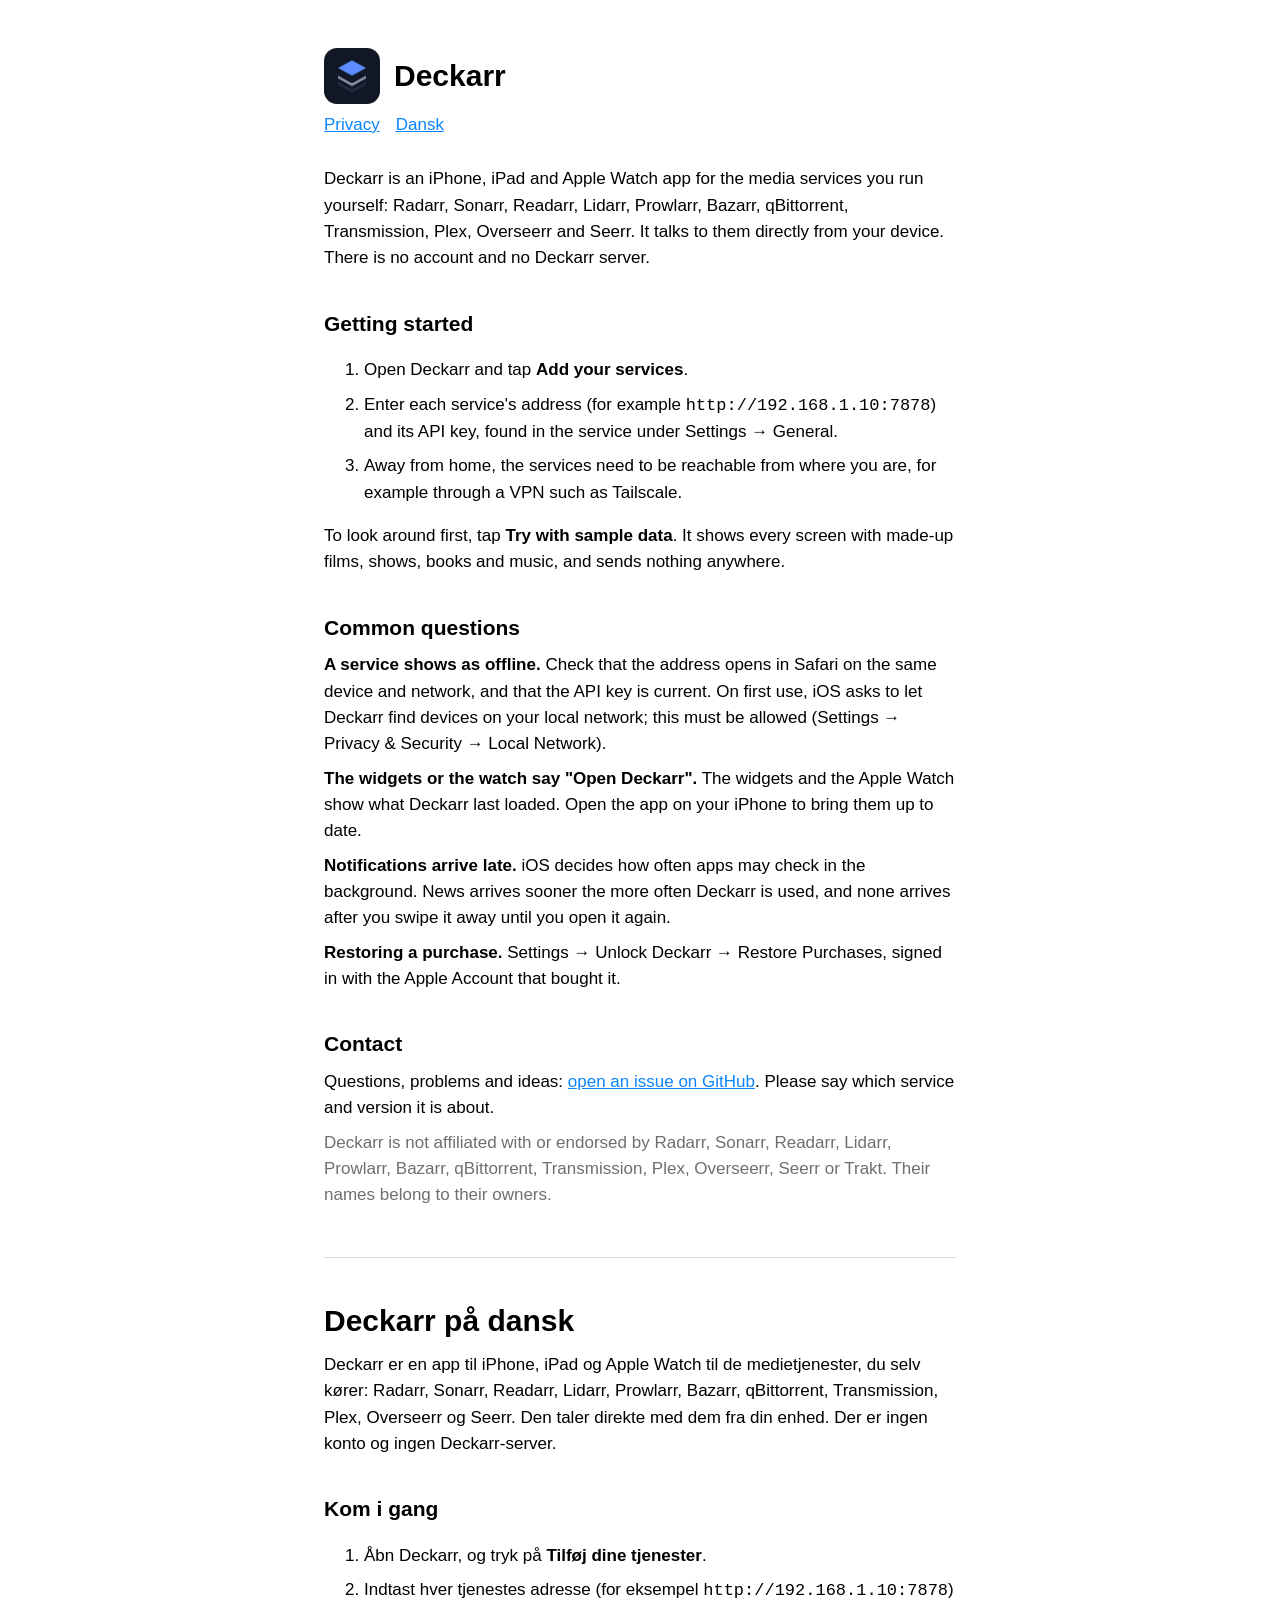
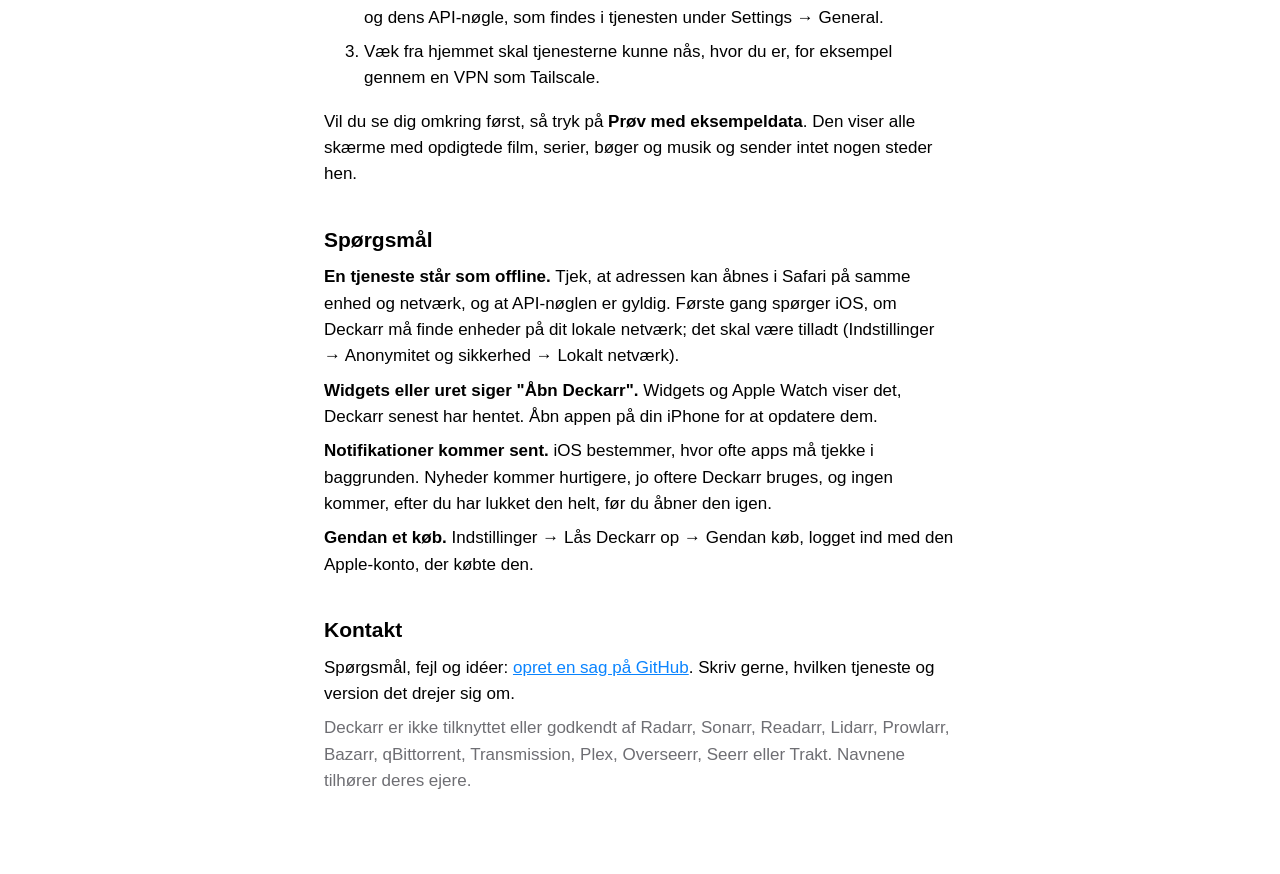
<file: index.html>
<!doctype html>
<html lang="en">
<head>
<meta charset="utf-8">
<meta name="viewport" content="width=device-width, initial-scale=1">
<title>Deckarr – Support</title>
<link rel="stylesheet" href="style.css">
</head>
<body>
<main>
<header><img src="icon.png" alt=""><h1>Deckarr</h1></header>
<nav><a href="privacy.html">Privacy</a><a href="#dansk">Dansk</a></nav>

<p>Deckarr is an iPhone, iPad and Apple Watch app for the media services you run yourself: Radarr, Sonarr, Readarr, Lidarr, Prowlarr, Bazarr, qBittorrent, Transmission, Plex, Overseerr and Seerr. It talks to them directly from your device. There is no account and no Deckarr server.</p>

<h2>Getting started</h2>
<ol>
<li>Open Deckarr and tap <b>Add your services</b>.</li>
<li>Enter each service's address (for example <code>http://192.168.1.10:7878</code>) and its API key, found in the service under Settings → General.</li>
<li>Away from home, the services need to be reachable from where you are, for example through a VPN such as Tailscale.</li>
</ol>
<p>To look around first, tap <b>Try with sample data</b>. It shows every screen with made-up films, shows, books and music, and sends nothing anywhere.</p>

<h2>Common questions</h2>
<p><b>A service shows as offline.</b> Check that the address opens in Safari on the same device and network, and that the API key is current. On first use, iOS asks to let Deckarr find devices on your local network; this must be allowed (Settings → Privacy &amp; Security → Local Network).</p>
<p><b>The widgets or the watch say "Open Deckarr".</b> The widgets and the Apple Watch show what Deckarr last loaded. Open the app on your iPhone to bring them up to date.</p>
<p><b>Notifications arrive late.</b> iOS decides how often apps may check in the background. News arrives sooner the more often Deckarr is used, and none arrives after you swipe it away until you open it again.</p>
<p><b>Restoring a purchase.</b> Settings → Unlock Deckarr → Restore Purchases, signed in with the Apple Account that bought it.</p>

<h2>Contact</h2>
<p>Questions, problems and ideas: <a href="https://github.com/mokk/deckarr-support/issues">open an issue on GitHub</a>. Please say which service and version it is about.</p>

<p class="muted">Deckarr is not affiliated with or endorsed by Radarr, Sonarr, Readarr, Lidarr, Prowlarr, Bazarr, qBittorrent, Transmission, Plex, Overseerr, Seerr or Trakt. Their names belong to their owners.</p>

<hr>
<h1 id="dansk" style="margin-top:40px">Deckarr på dansk</h1>
<p>Deckarr er en app til iPhone, iPad og Apple Watch til de medietjenester, du selv kører: Radarr, Sonarr, Readarr, Lidarr, Prowlarr, Bazarr, qBittorrent, Transmission, Plex, Overseerr og Seerr. Den taler direkte med dem fra din enhed. Der er ingen konto og ingen Deckarr-server.</p>

<h2>Kom i gang</h2>
<ol>
<li>Åbn Deckarr, og tryk på <b>Tilføj dine tjenester</b>.</li>
<li>Indtast hver tjenestes adresse (for eksempel <code>http://192.168.1.10:7878</code>) og dens API-nøgle, som findes i tjenesten under Settings → General.</li>
<li>Væk fra hjemmet skal tjenesterne kunne nås, hvor du er, for eksempel gennem en VPN som Tailscale.</li>
</ol>
<p>Vil du se dig omkring først, så tryk på <b>Prøv med eksempeldata</b>. Den viser alle skærme med opdigtede film, serier, bøger og musik og sender intet nogen steder hen.</p>

<h2>Spørgsmål</h2>
<p><b>En tjeneste står som offline.</b> Tjek, at adressen kan åbnes i Safari på samme enhed og netværk, og at API-nøglen er gyldig. Første gang spørger iOS, om Deckarr må finde enheder på dit lokale netværk; det skal være tilladt (Indstillinger → Anonymitet og sikkerhed → Lokalt netværk).</p>
<p><b>Widgets eller uret siger "Åbn Deckarr".</b> Widgets og Apple Watch viser det, Deckarr senest har hentet. Åbn appen på din iPhone for at opdatere dem.</p>
<p><b>Notifikationer kommer sent.</b> iOS bestemmer, hvor ofte apps må tjekke i baggrunden. Nyheder kommer hurtigere, jo oftere Deckarr bruges, og ingen kommer, efter du har lukket den helt, før du åbner den igen.</p>
<p><b>Gendan et køb.</b> Indstillinger → Lås Deckarr op → Gendan køb, logget ind med den Apple-konto, der købte den.</p>

<h2>Kontakt</h2>
<p>Spørgsmål, fejl og idéer: <a href="https://github.com/mokk/deckarr-support/issues">opret en sag på GitHub</a>. Skriv gerne, hvilken tjeneste og version det drejer sig om.</p>

<p class="muted">Deckarr er ikke tilknyttet eller godkendt af Radarr, Sonarr, Readarr, Lidarr, Prowlarr, Bazarr, qBittorrent, Transmission, Plex, Overseerr, Seerr eller Trakt. Navnene tilhører deres ejere.</p>
</main>
</body>
</html>
</file>
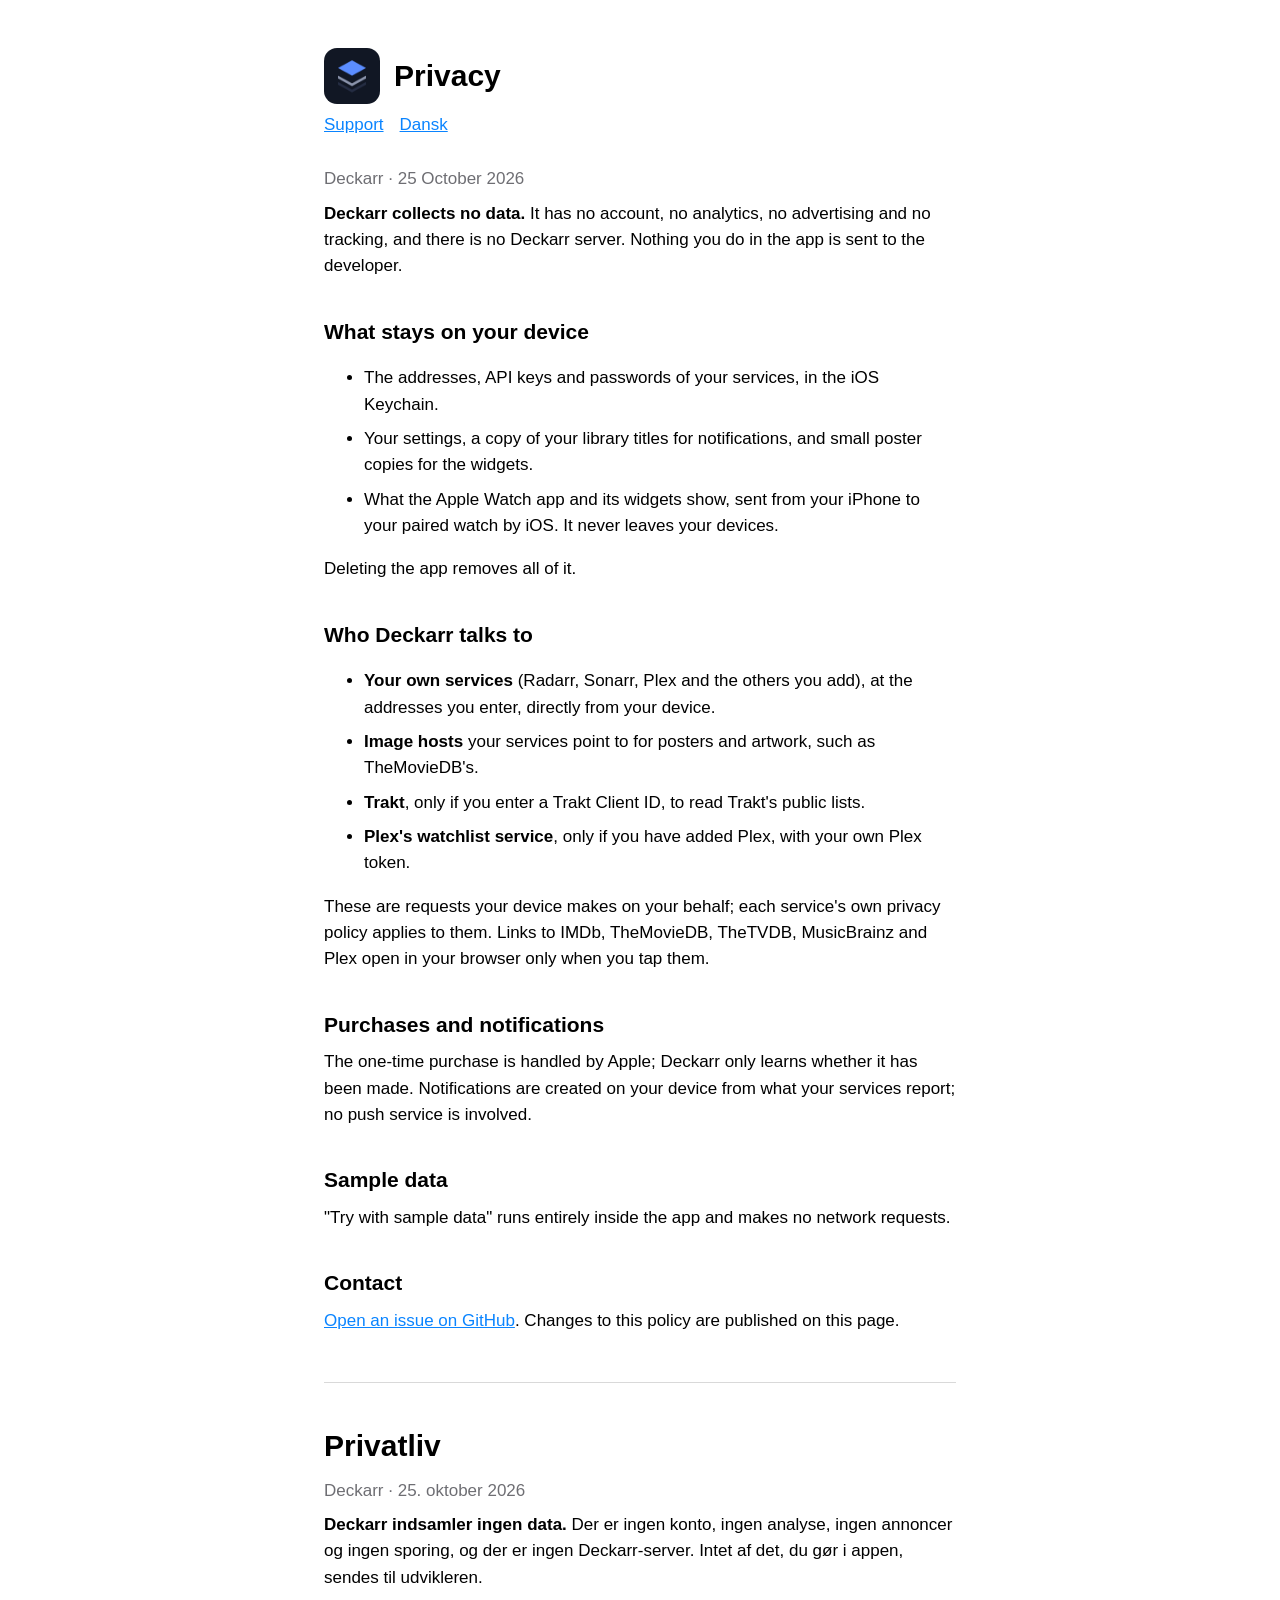
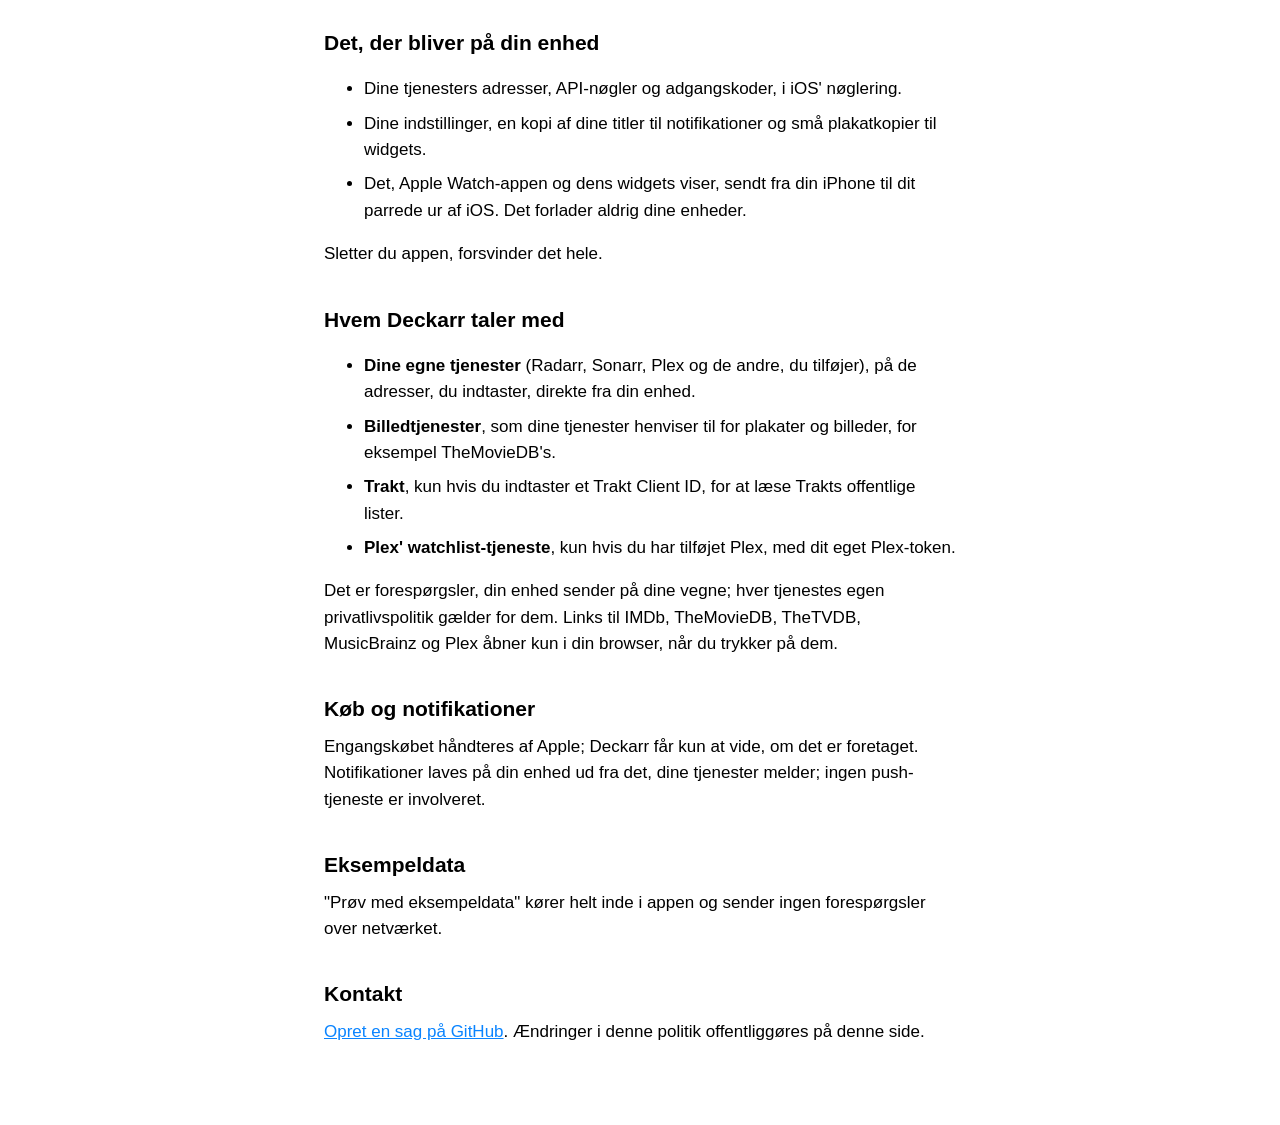
<file: privacy.html>
<!doctype html>
<html lang="en">
<head>
<meta charset="utf-8">
<meta name="viewport" content="width=device-width, initial-scale=1">
<title>Deckarr – Privacy</title>
<link rel="stylesheet" href="style.css">
</head>
<body>
<main>
<header><img src="icon.png" alt=""><h1>Privacy</h1></header>
<nav><a href="index.html">Support</a><a href="#dansk">Dansk</a></nav>
<p class="muted">Deckarr · 25 October 2026</p>

<p><b>Deckarr collects no data.</b> It has no account, no analytics, no advertising and no tracking, and there is no Deckarr server. Nothing you do in the app is sent to the developer.</p>

<h2>What stays on your device</h2>
<ul>
<li>The addresses, API keys and passwords of your services, in the iOS Keychain.</li>
<li>Your settings, a copy of your library titles for notifications, and small poster copies for the widgets.</li>
<li>What the Apple Watch app and its widgets show, sent from your iPhone to your paired watch by iOS. It never leaves your devices.</li>
</ul>
<p>Deleting the app removes all of it.</p>

<h2>Who Deckarr talks to</h2>
<ul>
<li><b>Your own services</b> (Radarr, Sonarr, Plex and the others you add), at the addresses you enter, directly from your device.</li>
<li><b>Image hosts</b> your services point to for posters and artwork, such as TheMovieDB's.</li>
<li><b>Trakt</b>, only if you enter a Trakt Client ID, to read Trakt's public lists.</li>
<li><b>Plex's watchlist service</b>, only if you have added Plex, with your own Plex token.</li>
</ul>
<p>These are requests your device makes on your behalf; each service's own privacy policy applies to them. Links to IMDb, TheMovieDB, TheTVDB, MusicBrainz and Plex open in your browser only when you tap them.</p>

<h2>Purchases and notifications</h2>
<p>The one-time purchase is handled by Apple; Deckarr only learns whether it has been made. Notifications are created on your device from what your services report; no push service is involved.</p>

<h2>Sample data</h2>
<p>"Try with sample data" runs entirely inside the app and makes no network requests.</p>

<h2>Contact</h2>
<p><a href="https://github.com/mokk/deckarr-support/issues">Open an issue on GitHub</a>. Changes to this policy are published on this page.</p>

<hr>
<h1 id="dansk" style="margin-top:40px">Privatliv</h1>
<p class="muted">Deckarr · 25. oktober 2026</p>

<p><b>Deckarr indsamler ingen data.</b> Der er ingen konto, ingen analyse, ingen annoncer og ingen sporing, og der er ingen Deckarr-server. Intet af det, du gør i appen, sendes til udvikleren.</p>

<h2>Det, der bliver på din enhed</h2>
<ul>
<li>Dine tjenesters adresser, API-nøgler og adgangskoder, i iOS' nøglering.</li>
<li>Dine indstillinger, en kopi af dine titler til notifikationer og små plakatkopier til widgets.</li>
<li>Det, Apple Watch-appen og dens widgets viser, sendt fra din iPhone til dit parrede ur af iOS. Det forlader aldrig dine enheder.</li>
</ul>
<p>Sletter du appen, forsvinder det hele.</p>

<h2>Hvem Deckarr taler med</h2>
<ul>
<li><b>Dine egne tjenester</b> (Radarr, Sonarr, Plex og de andre, du tilføjer), på de adresser, du indtaster, direkte fra din enhed.</li>
<li><b>Billedtjenester</b>, som dine tjenester henviser til for plakater og billeder, for eksempel TheMovieDB's.</li>
<li><b>Trakt</b>, kun hvis du indtaster et Trakt Client ID, for at læse Trakts offentlige lister.</li>
<li><b>Plex' watchlist-tjeneste</b>, kun hvis du har tilføjet Plex, med dit eget Plex-token.</li>
</ul>
<p>Det er forespørgsler, din enhed sender på dine vegne; hver tjenestes egen privatlivspolitik gælder for dem. Links til IMDb, TheMovieDB, TheTVDB, MusicBrainz og Plex åbner kun i din browser, når du trykker på dem.</p>

<h2>Køb og notifikationer</h2>
<p>Engangskøbet håndteres af Apple; Deckarr får kun at vide, om det er foretaget. Notifikationer laves på din enhed ud fra det, dine tjenester melder; ingen push-tjeneste er involveret.</p>

<h2>Eksempeldata</h2>
<p>"Prøv med eksempeldata" kører helt inde i appen og sender ingen forespørgsler over netværket.</p>

<h2>Kontakt</h2>
<p><a href="https://github.com/mokk/deckarr-support/issues">Opret en sag på GitHub</a>. Ændringer i denne politik offentliggøres på denne side.</p>
</main>
</body>
</html>
</file>
<file: style.css>
:root { color-scheme: light dark; --accent: #0a84ff; --muted: #6e6e73; }
* { box-sizing: border-box; }
body { margin: 0; font: 17px/1.55 -apple-system, BlinkMacSystemFont, "Segoe UI", sans-serif; background: Canvas; color: CanvasText; }
main { max-width: 680px; margin: 0 auto; padding: 48px 24px 72px; }
header { display: flex; align-items: center; gap: 14px; margin-bottom: 8px; }
header img { width: 56px; height: 56px; border-radius: 13px; }
h1 { font-size: 30px; margin: 0; }
h2 { font-size: 21px; margin: 36px 0 8px; }
p, li { margin: 8px 0; }
a { color: var(--accent); }
.muted { color: var(--muted); }
nav { margin: 4px 0 28px; }
nav a { margin-right: 16px; }
hr { border: 0; border-top: 1px solid color-mix(in srgb, CanvasText 15%, transparent); margin: 48px 0 0; }
</file>
